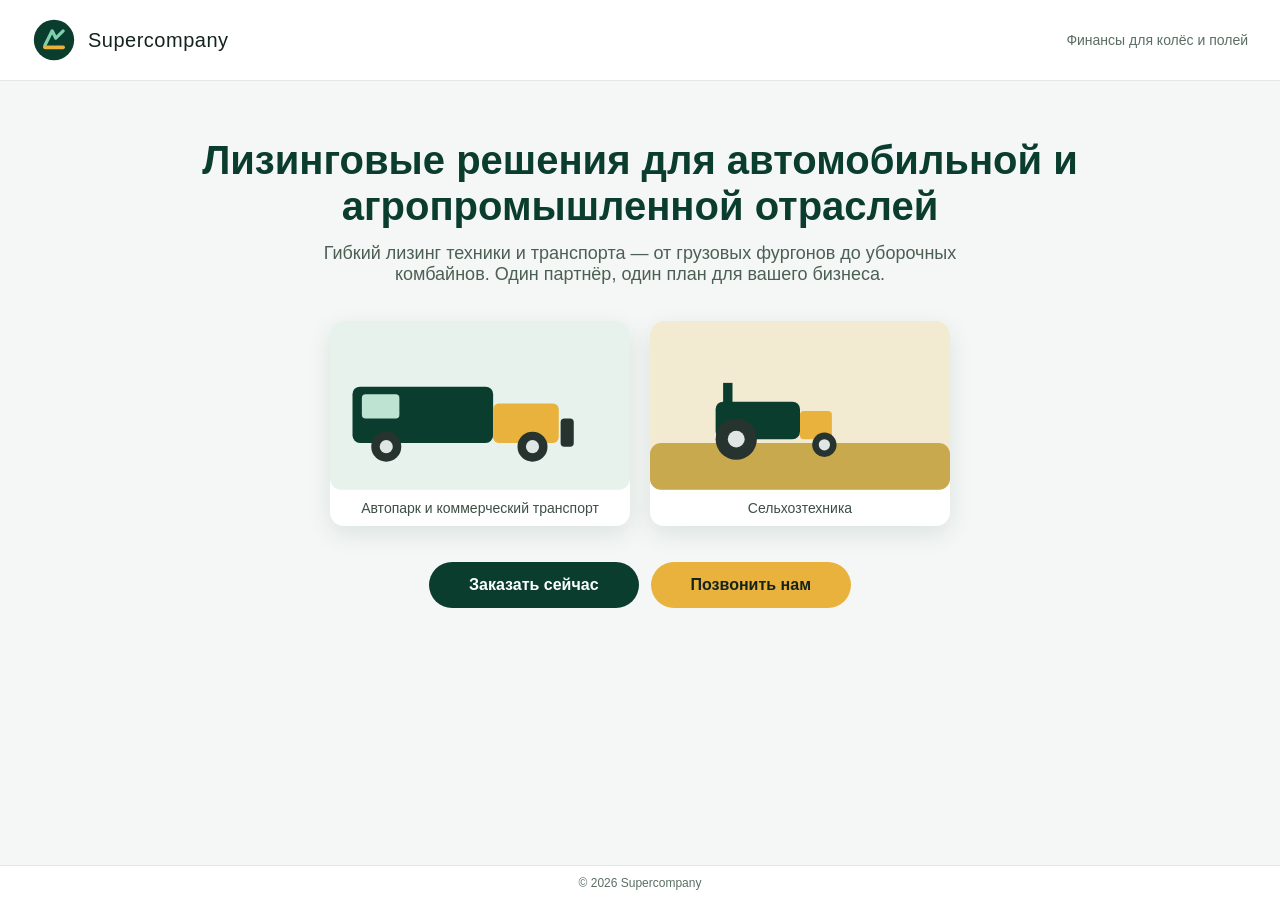
<file: webapp/site/index.html>
<!doctype html>
<html lang="ru">
<head>
  <meta charset="utf-8">
  <meta name="viewport" content="width=device-width, initial-scale=1">
  <title>Supercompany</title>
  <link rel="stylesheet" href="style.css">
</head>
<body>
  <header class="topbar">
    <div class="brand">
      <svg class="logo" viewBox="0 0 48 48" role="img" aria-label="Логотип Supercompany">
        <circle cx="24" cy="24" r="22" fill="#0b3d2e"/>
        <path d="M14 30 L22 14 L26 22 L34 14" fill="none" stroke="#7fd1ae" stroke-width="3.5" stroke-linecap="round" stroke-linejoin="round"/>
        <rect x="12" y="30" width="24" height="4" rx="2" fill="#e8b23c"/>
      </svg>
      <span class="brand-name">Supercompany</span>
    </div>
    <span class="tagline">Финансы для колёс и полей</span>
  </header>

  <main class="cover">
    <h1>Лизинговые решения для автомобильной и агропромышленной отраслей</h1>
    <p class="lead">Гибкий лизинг техники и транспорта — от грузовых фургонов до уборочных комбайнов. Один партнёр, один план для вашего бизнеса.</p>

    <div class="gallery">
      <figure class="shot">
        <svg viewBox="0 0 320 180" role="img" aria-label="Иллюстрация: грузовой фургон">
          <rect width="320" height="180" rx="12" fill="#e7f2ec"/>
          <rect x="24" y="70" width="150" height="60" rx="8" fill="#0b3d2e"/>
          <rect x="174" y="88" width="70" height="42" rx="6" fill="#e8b23c"/>
          <rect x="34" y="78" width="40" height="26" rx="4" fill="#bfe3d2"/>
          <circle cx="60" cy="134" r="16" fill="#26332e"/>
          <circle cx="60" cy="134" r="7" fill="#dfe6e3"/>
          <circle cx="216" cy="134" r="16" fill="#26332e"/>
          <circle cx="216" cy="134" r="7" fill="#dfe6e3"/>
          <rect x="246" y="104" width="14" height="30" rx="4" fill="#26332e"/>
        </svg>
        <figcaption>Автопарк и коммерческий транспорт</figcaption>
      </figure>

      <figure class="shot">
        <svg viewBox="0 0 320 180" role="img" aria-label="Иллюстрация: трактор в поле">
          <rect width="320" height="180" rx="12" fill="#f3ead2"/>
          <rect x="0" y="130" width="320" height="50" rx="12" fill="#c9a94e"/>
          <rect x="70" y="86" width="90" height="40" rx="8" fill="#0b3d2e"/>
          <rect x="160" y="96" width="34" height="30" rx="4" fill="#e8b23c"/>
          <rect x="78" y="66" width="10" height="22" fill="#0b3d2e"/>
          <circle cx="92" cy="126" r="22" fill="#26332e"/>
          <circle cx="92" cy="126" r="9" fill="#dfe6e3"/>
          <circle cx="186" cy="132" r="13" fill="#26332e"/>
          <circle cx="186" cy="132" r="6" fill="#dfe6e3"/>
        </svg>
        <figcaption>Сельхозтехника</figcaption>
      </figure>

    </div>

    <div class="actions">
      <button id="order" class="btn">Заказать сейчас</button>
      <button id="call" class="btn btn-secondary">Позвонить нам</button>
    </div>
    <p id="phone" class="phone"></p>
    <p id="message" class="message"></p>
  </main>

  <footer class="foot">
    <span>© 2026 Supercompany</span>
  </footer>

  <script src="app.js"></script>
</body>
</html>
</file>
<file: webapp/site/style.css>
* { box-sizing: border-box; }
body {
  margin: 0;
  min-height: 100vh;
  display: flex;
  flex-direction: column;
  font-family: -apple-system, BlinkMacSystemFont, "Segoe UI", Roboto, sans-serif;
  background: #f4f7f5;
  color: #14231c;
}
.topbar {
  display: flex;
  align-items: center;
  justify-content: space-between;
  flex-wrap: wrap;
  gap: 12px;
  padding: 18px 32px;
  background: #fff;
  border-bottom: 1px solid #e2e9e5;
}
.brand { display: flex; align-items: center; gap: 12px; }
.logo { width: 44px; height: 44px; }
.brand-name { font-size: 20px; letter-spacing: 0.5px; }
.brand-name strong { color: #0b3d2e; }
.tagline { color: #5a6e63; font-size: 14px; }
.cover {
  flex: 1;
  width: 100%;
  max-width: 960px;
  margin: 0 auto;
  padding: 56px 32px 40px;
  text-align: center;
}
h1 { margin: 0 0 14px; font-size: 40px; line-height: 1.15; color: #0b3d2e; }
.lead { margin: 0 auto 36px; max-width: 640px; color: #4c5f55; font-size: 18px; }
.gallery {
  display: flex;
  gap: 20px;
  justify-content: center;
  flex-wrap: wrap;
  margin: 0 0 36px;
}
.shot {
  margin: 0;
  width: 300px;
  background: #fff;
  border-radius: 14px;
  box-shadow: 0 8px 24px rgba(11, 61, 46, 0.1);
  overflow: hidden;
}
.shot svg { display: block; width: 100%; height: auto; }
.shot figcaption {
  padding: 10px 14px;
  font-size: 14px;
  color: #3d4f45;
}
.actions { display: flex; gap: 12px; justify-content: center; flex-wrap: wrap; }
.btn {
  font: inherit;
  font-weight: 600;
  padding: 14px 40px;
  border: 0;
  border-radius: 999px;
  background: #0b3d2e;
  color: #fff;
  cursor: pointer;
}
.btn:hover { filter: brightness(1.2); }
.btn-secondary { background: #e8b23c; color: #14231c; }
.phone { margin: 20px 0 0; font-size: 20px; font-weight: 600; color: #0b3d2e; }
.phone:empty { margin: 0; }
.message { min-height: 1.5em; margin: 20px 0 0; color: #0b3d2e; }
.foot {
  padding: 10px 32px;
  background: #fff;
  border-top: 1px solid #e2e9e5;
  color: #5a6e63;
  font-size: 12px;
  text-align: center;
}
</file>
